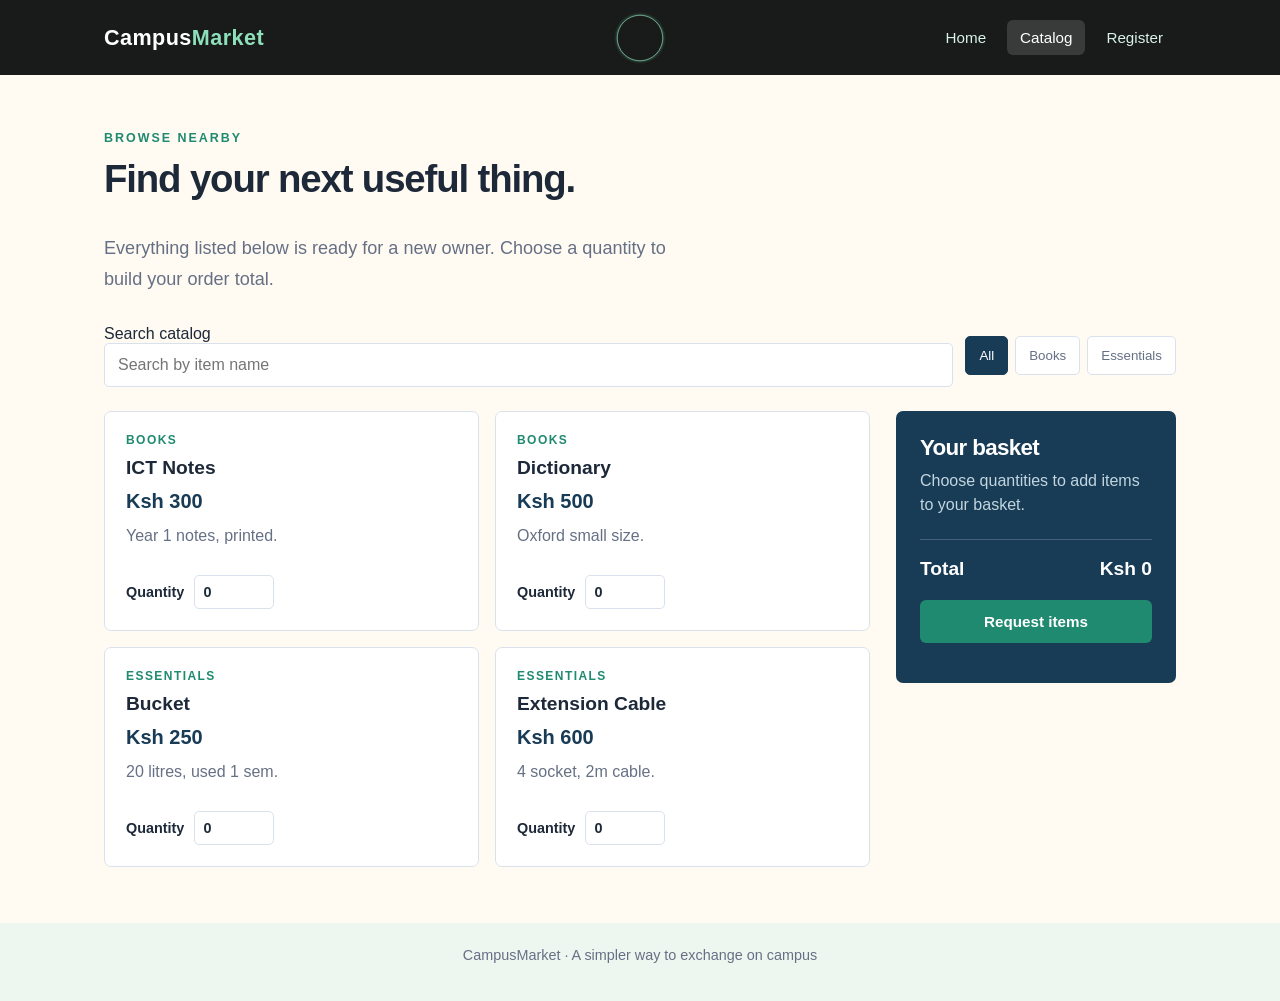
<file: catalog.html1.html>
<!DOCTYPE html>
<html lang="en">
<head>
<meta charset="UTF-8">
<meta name="viewport" content="width=device-width, initial-scale=1.0">
<title>Catalog | CampusMarket</title>
<link rel="stylesheet" href="styles.css">
</head>
<body>
<header class="site-header"><div class="header-inner"><a class="brand" href="index.html">Campus<span>Market</span></a>
<nav>
<a href="index.html">Home</a>
<a href="catalog.html" aria-current="page">Catalog</a>
<a href="register.html">Register</a>
</nav>
</div></header>
<main class="container"><div class="page-heading"><p class="eyebrow">Browse nearby</p><h2>Find your next useful thing.</h2><p class="lead">Everything listed below is ready for a new owner. Choose a quantity to build your order total.</p></div>
<div class="toolbar"><div class="search-wrap"><label class="sr-only" for="search">Search catalog</label><input id="search" type="search" placeholder="Search by item name" autocomplete="off"></div><div class="filters" role="group" aria-label="Filter products"><button class="filter active" data-filter="all" aria-pressed="true" type="button">All</button><button class="filter" data-filter="books" aria-pressed="false" type="button">Books</button><button class="filter" data-filter="other" aria-pressed="false" type="button">Essentials</button></div></div>
<div class="catalog-layout"><section id="list" aria-live="polite">
<article class="prod" data-cat="books" data-name="ict notes">
<span class="prod-type">Books</span><h3>ICT Notes</h3>
<p class="price">Ksh <span class="p">300</span></p>
<p>Year 1 notes, printed.</p>
<label class="quantity">Quantity <input class="q" type="number" value="0" min="0" max="20" inputmode="numeric"></label>
</article>

<article class="prod" data-cat="books" data-name="dictionary">
<span class="prod-type">Books</span><h3>Dictionary</h3>
<p class="price">Ksh <span class="p">500</span></p>
<p>Oxford small size.</p>
<label class="quantity">Quantity <input class="q" type="number" value="0" min="0" max="20" inputmode="numeric"></label>
</article>

<article class="prod" data-cat="other" data-name="bucket">
<span class="prod-type">Essentials</span><h3>Bucket</h3>
<p class="price">Ksh <span class="p">250</span></p>
<p>20 litres, used 1 sem.</p>
<label class="quantity">Quantity <input class="q" type="number" value="0" min="0" max="20" inputmode="numeric"></label>
</article>

<article class="prod" data-cat="other" data-name="extension">
<span class="prod-type">Essentials</span><h3>Extension Cable</h3>
<p class="price">Ksh <span class="p">600</span></p>
<p>4 socket, 2m cable.</p>
<label class="quantity">Quantity <input class="q" type="number" value="0" min="0" max="20" inputmode="numeric"></label>
</article>
</section><aside class="cart"><h2>Your basket</h2><p id="cart-empty">Choose quantities to add items to your basket.</p><ul class="cart-items" id="cart-items" aria-label="Selected items" aria-live="polite"></ul><div class="cart-total"><span>Total</span><span>Ksh <span id="tot">0</span></span></div><button class="button checkout-button" id="checkout" type="button">Request items</button><p id="msg" role="status"></p></aside></div>
</main>
<footer><p>CampusMarket · A simpler way to exchange on campus</p></footer>
<script src="app.js"></script>
</body>
</html>
</file>
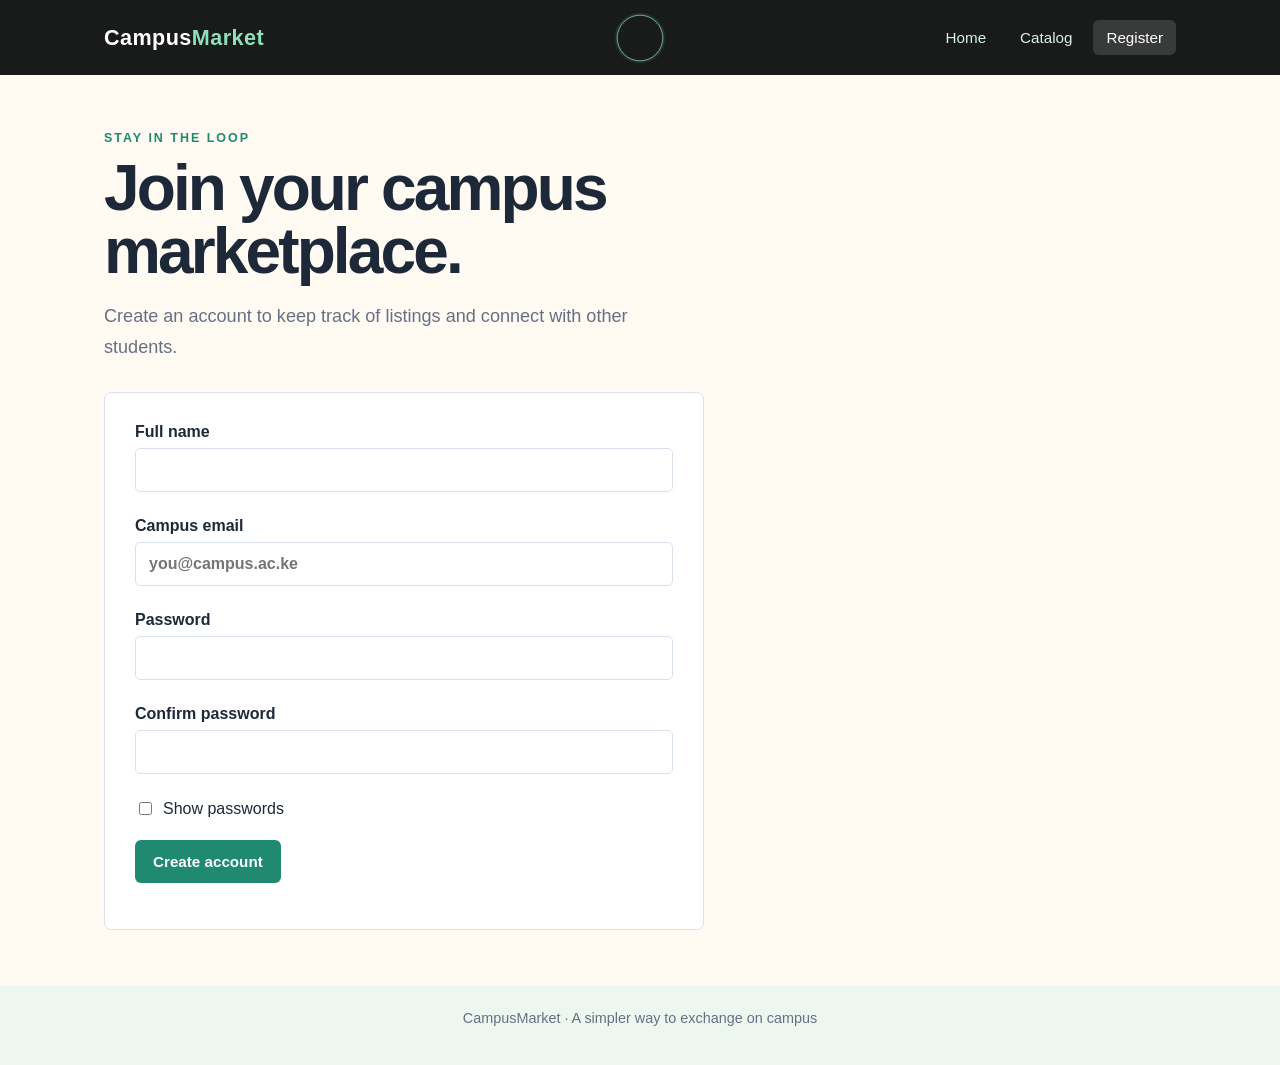
<file: register.html>
<!DOCTYPE html>
<html lang="en">
<head>
<meta charset="UTF-8">
<meta name="viewport" content="width=device-width, initial-scale=1.0">
<title>Register | CampusMarket</title>
<link rel="stylesheet" href="styles.css">
</head>
<body>
<header class="site-header"><div class="header-inner"><a class="brand" href="index.html">Campus<span>Market</span></a>
<nav>
<a href="index.html">Home</a>
<a href="catalog.html">Catalog</a>
<a href="register.html" aria-current="page">Register</a>
</nav>
</div></header>
<main class="container"><div class="page-heading"><p class="eyebrow">Stay in the loop</p><h1>Join your campus marketplace.</h1><p class="lead">Create an account to keep track of listings and connect with other students.</p></div>
<form class="form-card" id="myForm" novalidate>
<label class="field" for="name">Full name<input id="name" type="text" autocomplete="name" aria-describedby="name-error" required><span class="field-error" id="name-error" aria-live="polite"></span></label>
<label class="field" for="email">Campus email<input id="email" type="email" autocomplete="email" placeholder="you@campus.ac.ke" aria-describedby="email-error" required><span class="field-error" id="email-error" aria-live="polite"></span></label>
<label class="field" for="pass">Password<input id="pass" type="password" minlength="8" autocomplete="new-password" aria-describedby="pass-error" required><span class="field-error" id="pass-error" aria-live="polite"></span></label>
<label class="field" for="cpass">Confirm password<input id="cpass" type="password" minlength="8" autocomplete="new-password" aria-describedby="cpass-error" required><span class="field-error" id="cpass-error" aria-live="polite"></span></label>
<label class="check"><input id="show" type="checkbox"> Show passwords</label>
<button class="button" type="submit">Create account</button><p id="out" class="message" role="alert" aria-live="assertive"></p>
</form>
</main>
<footer><p>CampusMarket · A simpler way to exchange on campus</p></footer>
<script src="app.js"></script>
</body>
</html>
</file>
<file: styles.css>
:root {
	--ink: #1d2939;
	--muted: #667085;
	--navy: #183b56;
	--teal: #1f8a70;
	--mint: #e8f4ee;
	--cream: #fffaf2;
	--line: #d9e2ec;
	--white: #ffffff;
	font-family: "Trebuchet MS", "Segoe UI", sans-serif;
}

* { box-sizing: border-box; }
body { margin: 0; color: var(--ink); background: var(--cream); }
a { color: inherit; }
.site-header { position: relative; isolation: isolate; overflow: hidden; background: #191b1a; color: var(--white); }
.site-header::before, .site-header::after { content: ""; position: absolute; z-index: -1; top: 50%; left: 50%; width: 180px; aspect-ratio: 1; border: 2px solid rgba(141,224,186,.8); border-radius: 50%; box-shadow: 0 0 14px rgba(141,224,186,.28); pointer-events: none; transform: translate(-50%, -50%) scale(.25); animation: header-ripple 5s ease-out infinite; }
.site-header::after { animation-delay: 2.5s; }
.header-inner { position: relative; max-width: 1120px; margin: auto; padding: 20px 24px; display: flex; align-items: center; justify-content: space-between; gap: 24px; }
.brand { text-decoration: none; font-size: 1.35rem; font-weight: 800; letter-spacing: .02em; }
.brand span { color: #8de0ba; }
nav { display: flex; gap: 8px; }
nav a { color: #d9f2e7; text-decoration: none; padding: 9px 13px; border-radius: 6px; font-size: .95rem; }
nav a:hover, nav a[aria-current="page"] { background: rgba(255,255,255,.14); color: var(--white); }
.container { max-width: 1120px; margin: auto; padding: 56px 24px; }
.eyebrow { color: var(--teal); font-size: .78rem; font-weight: 800; letter-spacing: .16em; text-transform: uppercase; }
h1, h2, h3, p { margin-top: 0; }
h1 { max-width: 700px; margin-bottom: 18px; font-size: clamp(2.4rem, 5vw, 4.7rem); line-height: .98; letter-spacing: -.045em; }
h2 { font-size: clamp(1.8rem, 3vw, 2.8rem); letter-spacing: -.03em; }
.lead { max-width: 590px; color: var(--muted); font-size: 1.13rem; line-height: 1.7; }
.hero { min-height: 490px; display: grid; grid-template-columns: minmax(0, 1.1fr) minmax(280px, .9fr); gap: 52px; align-items: center; }
.hero-art { min-height: 330px; padding: 28px; border-radius: 10px; background: #d5efe2; position: relative; overflow: hidden; }
.hero-art:before, .hero-art:after { content: ""; position: absolute; border-radius: 50%; border: 22px solid rgba(31,138,112,.25); }
.hero-art:before { width: 270px; height: 270px; right: -60px; top: -45px; }
.hero-art:after { width: 170px; height: 170px; left: -55px; bottom: -68px; }
.market-note { position: absolute; z-index: 1; left: 13%; bottom: 16%; width: 74%; padding: 27px; background: var(--white); border: 1px solid rgba(24,59,86,.12); box-shadow: 0 18px 42px rgba(24,59,86,.16); transform: rotate(-3deg); }
.market-note strong { display: block; color: var(--navy); font-size: 1.5rem; margin-bottom: 18px; }
.market-note p { color: var(--muted); line-height: 1.5; margin-bottom: 0; }
.actions { display: flex; gap: 12px; flex-wrap: wrap; margin-top: 28px; }
.button { display: inline-flex; align-items: center; justify-content: center; border: 0; border-radius: 6px; padding: 13px 18px; background: var(--teal); color: var(--white); text-decoration: none; font-weight: 800; cursor: pointer; font-size: .95rem; }
.button:hover { background: #176e5a; }
.button.secondary { background: var(--white); color: var(--navy); border: 1px solid var(--line); }
.button.secondary:hover { background: var(--mint); }
.trust-strip { background: var(--navy); color: var(--white); }
.trust-inner { max-width: 1120px; margin: auto; padding: 24px; display: grid; grid-template-columns: repeat(3, 1fr); gap: 20px; }
.trust-inner div { border-left: 2px solid #8de0ba; padding-left: 14px; }
.trust-inner strong { display: block; margin-bottom: 4px; }
.trust-inner span { color: #c2d6df; font-size: .9rem; }
.page-heading { margin-bottom: 30px; }
.toolbar { display: flex; align-items: center; gap: 12px; flex-wrap: wrap; margin-bottom: 24px; }
.search-wrap { flex: 1 1 250px; position: relative; }
input, select { width: 100%; border: 1px solid var(--line); border-radius: 5px; padding: 12px 13px; background: var(--white); color: var(--ink); font: inherit; }
input:focus { outline: 3px solid rgba(31,138,112,.2); border-color: var(--teal); }
input[aria-invalid="true"] { border-color: #b42318; }
.filters { display: flex; gap: 7px; }
.filter { border: 1px solid var(--line); border-radius: 5px; background: var(--white); color: var(--muted); padding: 11px 13px; cursor: pointer; }
.filter.active, .filter:hover { background: var(--navy); color: var(--white); border-color: var(--navy); }
.catalog-layout { display: grid; grid-template-columns: minmax(0, 1fr) 280px; gap: 26px; align-items: start; }
#list { display: grid; grid-template-columns: repeat(2, minmax(0, 1fr)); gap: 16px; }
.prod { padding: 21px; background: var(--white); border: 1px solid var(--line); border-radius: 7px; display: flex; flex-direction: column; min-height: 220px; transition: transform .2s ease, border-color .2s ease, box-shadow .2s ease; }
.prod[hidden] { display: none; }
.prod { animation: product-arrive .55s ease-out both; }
.prod:nth-child(2) { animation-delay: .08s; }
.prod:nth-child(3) { animation-delay: .16s; }
.prod:nth-child(4) { animation-delay: .24s; }
.prod:nth-child(5) { animation-delay: .32s; }
.prod:nth-child(6) { animation-delay: .4s; }
.prod:hover { border-color: #94c9b4; box-shadow: 0 8px 22px rgba(24,59,86,.1); transform: translateY(-4px); }
.prod-image { display: block; width: 100%; aspect-ratio: 16 / 10; margin: 12px 0 4px; object-fit: contain; background: #f3f1e9; }
.prod-type { color: var(--teal); font-size: .75rem; font-weight: 800; text-transform: uppercase; letter-spacing: .12em; }
.prod h3 { margin: 10px 0 7px; font-size: 1.2rem; }
.prod p { color: var(--muted); line-height: 1.5; margin-bottom: 18px; }
.price { color: var(--navy) !important; font-size: 1.25rem; font-weight: 800; margin-bottom: 8px !important; }
.quantity { margin-top: auto; display: flex; align-items: center; gap: 10px; font-size: .9rem; font-weight: 700; }
.quantity input { width: 80px; padding: 8px; }
.cart { position: sticky; top: 20px; background: var(--navy); color: var(--white); border-radius: 7px; padding: 24px; }
.cart h2 { font-size: 1.4rem; margin-bottom: 8px; }
.cart p { color: #c2d6df; line-height: 1.5; }
.cart-items { list-style: none; margin: 18px 0 0; padding: 0; }
.cart-item { display: flex; justify-content: space-between; align-items: baseline; gap: 12px; padding: 11px 0; border-bottom: 1px solid rgba(255,255,255,.16); font-size: .9rem; }
.cart-item span { color: #e2ecee; }
.cart-item strong { white-space: nowrap; }
.cart-total { display: flex; justify-content: space-between; border-top: 1px solid rgba(255,255,255,.2); padding-top: 18px; margin-top: 22px; font-size: 1.2rem; font-weight: 800; }
.checkout-button { width: 100%; margin-top: 20px; }
.empty { grid-column: 1 / -1; padding: 35px; text-align: center; color: var(--muted); background: var(--white); border: 1px dashed var(--line); }
#catalog-empty[hidden], .gallery-empty[hidden] { display: none; }
.gallery { margin: 30px 0 34px; }
.gallery-heading { display: flex; justify-content: space-between; align-items: end; gap: 20px; margin-bottom: 14px; }
.gallery-heading .eyebrow { margin-bottom: 6px; }
.gallery-heading h2 { margin-bottom: 0; color: var(--navy); font-size: 1.55rem; }
.gallery-count { color: var(--muted); font-size: .9rem; font-weight: 700; white-space: nowrap; }
.gallery-frame { height: 340px; position: relative; overflow: hidden; background: #e8f4ee; }
.gallery-frame > img { display: block; width: 100%; height: 100%; object-fit: cover; }
.gallery-frame > img[hidden] { display: none; }
.gallery-frame > img.dictionary-cover { object-fit: contain; padding: 12px; background: #f3f1e9; }
.gallery-frame > img.image-contain { object-fit: contain; padding: 12px; background: #f3f1e9; }
.gallery-empty { position: absolute; inset: 0; display: grid; place-items: center; padding: 24px; color: var(--muted); text-align: center; }
.gallery-controls { position: absolute; right: 16px; bottom: 16px; display: flex; gap: 8px; }
.gallery-control { width: 44px; height: 44px; border: 0; background: var(--navy); color: var(--white); font-size: 1.3rem; cursor: pointer; }
.gallery-control:hover:not(:disabled) { background: var(--teal); }
.gallery-control:disabled { opacity: .5; cursor: not-allowed; }
.gallery-caption { margin: 11px 0 0; color: var(--muted); font-size: .9rem; }
.form-card { max-width: 600px; background: var(--white); border: 1px solid var(--line); border-radius: 7px; padding: 30px; }
.field { display: grid; gap: 7px; margin-bottom: 18px; font-weight: 700; }
.field-error, .quantity-error { display: block; color: #b42318; font-size: .86rem; font-weight: 600; line-height: 1.4; max-height: 0; opacity: 0; overflow: hidden; transform: translateY(-3px); transition: max-height .24s ease, opacity .2s ease, transform .2s ease; }
.field-error.is-visible, .quantity-error.is-visible { max-height: 4rem; opacity: 1; transform: translateY(0); }
.check { display: flex; align-items: center; gap: 8px; font-weight: 400; margin-bottom: 22px; }
.check input { width: auto; }
.message { margin: 16px 0 0; font-weight: 700; max-height: 0; opacity: 0; overflow: hidden; transform: translateY(-3px); transition: max-height .24s ease, opacity .2s ease, transform .2s ease; }
.message.is-visible { max-height: 7rem; opacity: 1; transform: translateY(0); }
.message.success { color: var(--teal); }
.message.error { color: #b42318; }
@keyframes confirmation-pop { 0% { transform: translateY(5px) scale(.98); } 55% { transform: translateY(-2px) scale(1.015); } 100% { transform: translateY(0) scale(1); } }
@keyframes header-ripple { 0% { opacity: .9; transform: translate(-50%, -50%) scale(.25); } 100% { opacity: 0; transform: translate(-50%, -50%) scale(8); } }
@keyframes product-arrive { from { opacity: 0; translate: 0 14px; } to { opacity: 1; translate: 0 0; } }
@keyframes shopping-prompt { 0%, 100% { box-shadow: 0 5px 0 #c84c34; } 50% { box-shadow: 0 5px 0 #c84c34, 0 0 0 7px rgba(237,101,72,.16); } }
.message.success.is-animated { animation: confirmation-pop .55s ease-out; }
footer { background: #eef6f0; color: var(--muted); padding: 24px; text-align: center; font-size: .9rem; }
.home-page { --home-green: #174f3d; --home-coral: #ed6548; --home-yellow: #f5c451; --home-paper: #fff8e9; background: var(--home-paper); }
.home-hero { min-height: 570px; padding-top: 68px; padding-bottom: 68px; display: grid; grid-template-columns: minmax(0, 1fr) minmax(320px, .92fr); gap: 64px; align-items: center; }
.home-copy h1 { max-width: 590px; color: var(--home-green); font-size: clamp(3rem, 6vw, 5.2rem); line-height: .98; letter-spacing: 0; }
.home-copy .lead { color: #52645c; }
.home-page .button { background: var(--home-coral); box-shadow: 0 5px 0 #c84c34; transition: transform .18s ease, box-shadow .18s ease, background .18s ease; }
.home-page .actions .button:first-child { animation: shopping-prompt 1.2s ease-in-out 1.2s 2; }
.home-page .button:hover { background: #d85138; box-shadow: 0 2px 0 #c84c34; transform: translateY(3px); }
.home-page .button.secondary { background: transparent; color: var(--home-green); border-color: #b8c9b9; box-shadow: none; }
.home-page .button.secondary:hover { background: #e8efdf; transform: none; }
.home-page .button span { margin-left: 8px; font-size: 1.2rem; }
.home-visual { height: 390px; position: relative; border: 8px solid var(--white); border-radius: 8px; background: var(--home-yellow); box-shadow: 14px 14px 0 var(--home-yellow); }
.home-visual > img { display: block; width: 100%; height: 100%; object-fit: cover; animation: hero-reveal .8s ease-out both; }
@keyframes hero-reveal { from { opacity: .6; transform: scale(1.04); } to { opacity: 1; transform: scale(1); } }
body:has(.home-page) footer { background: var(--home-green); color: #e0eee5; }
@media (max-width: 760px) {
	.header-inner { align-items: flex-start; flex-direction: column; padding: 18px 20px; }
	nav { width: 100%; justify-content: space-between; }
	nav a { padding: 8px 5px; }
	.container { padding: 42px 20px; }
	.hero { grid-template-columns: 1fr; gap: 26px; min-height: auto; }
	.hero-art { min-height: 260px; }
	.trust-inner { grid-template-columns: 1fr; padding: 22px 20px; }
	.catalog-layout, #list { grid-template-columns: 1fr; }
	.cart { position: static; grid-row: 1; }
	.gallery-frame { height: 250px; }
	.gallery-heading h2 { font-size: 1.3rem; }
	.gallery-controls { right: 10px; bottom: 10px; }
	.home-hero { grid-template-columns: 1fr; gap: 35px; padding-top: 48px; padding-bottom: 55px; }
	.home-copy h1 { font-size: clamp(2.8rem, 12vw, 4.2rem); }
	.home-visual { height: 300px; margin: 0 8px 8px 14px; }
}
@media (prefers-reduced-motion: reduce) {
	*, *::before, *::after { scroll-behavior: auto !important; transition-duration: .01ms !important; animation-duration: .01ms !important; }
}
</file>
